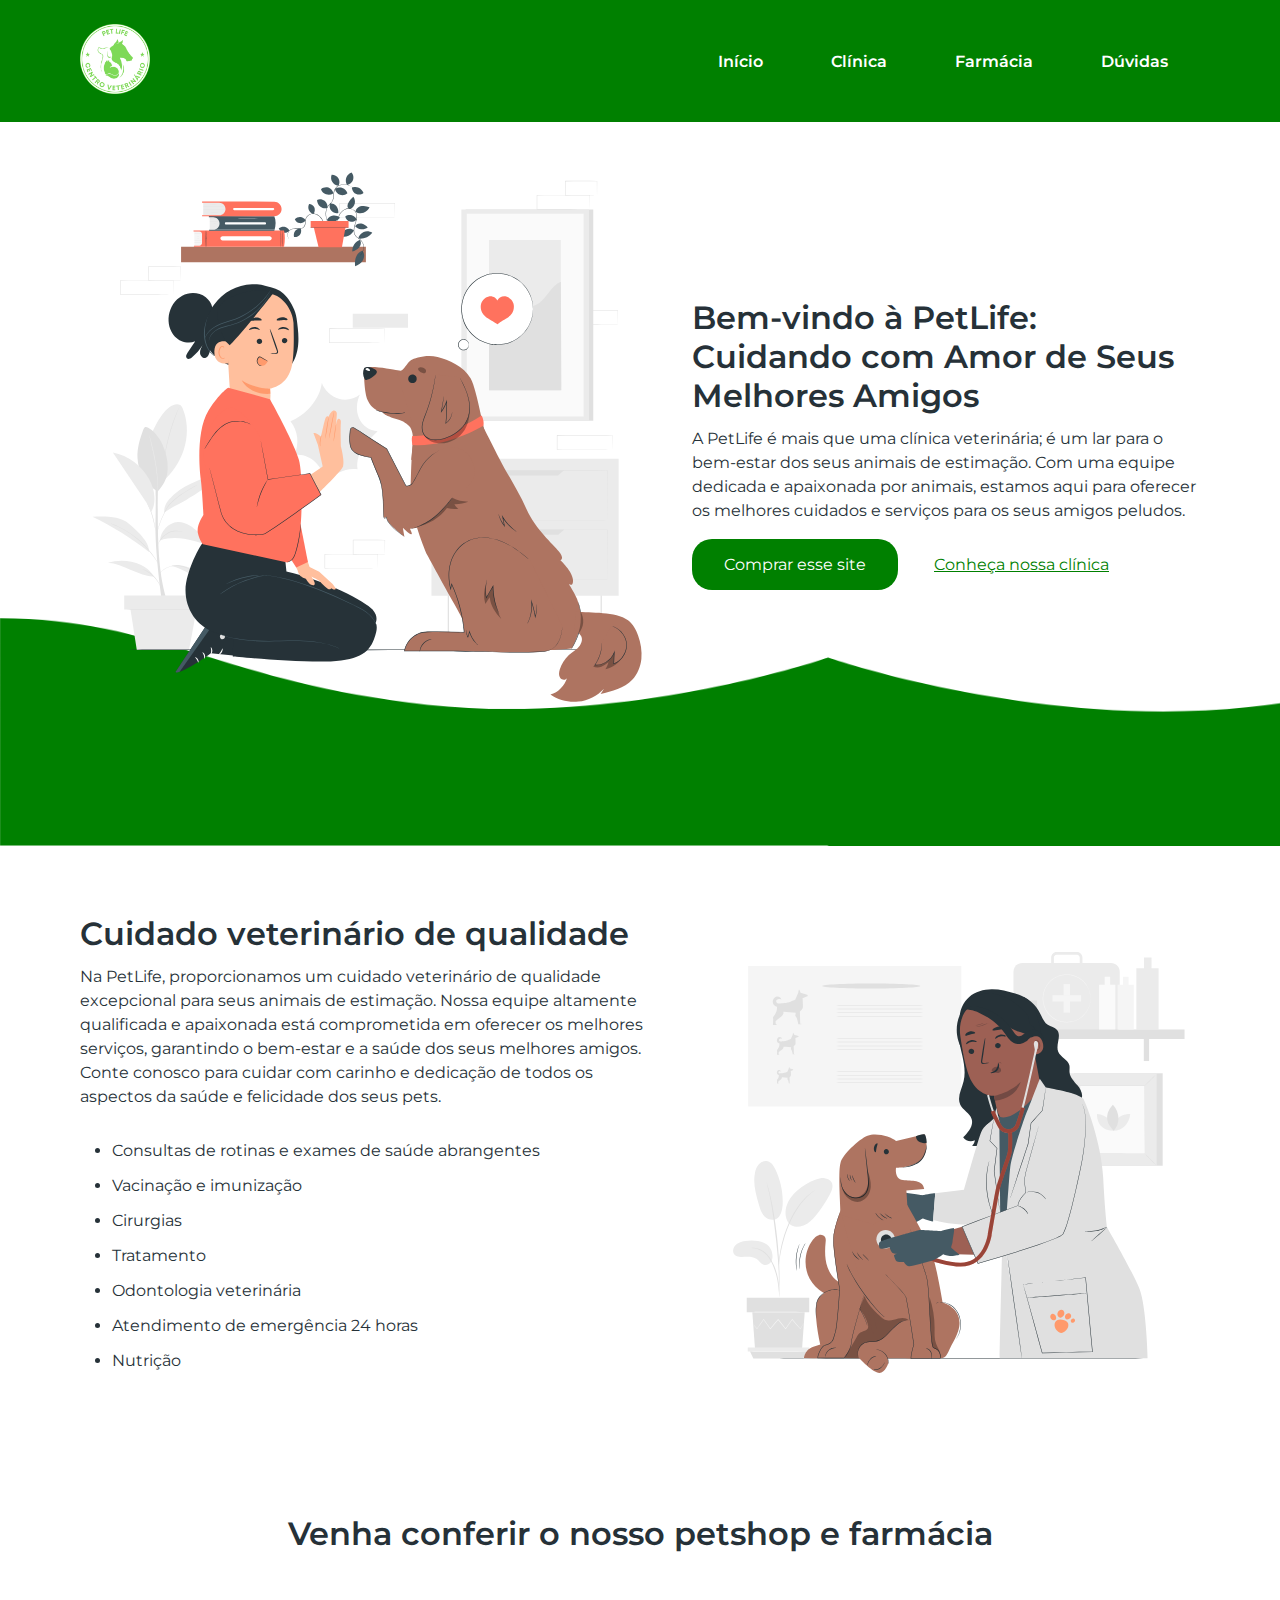
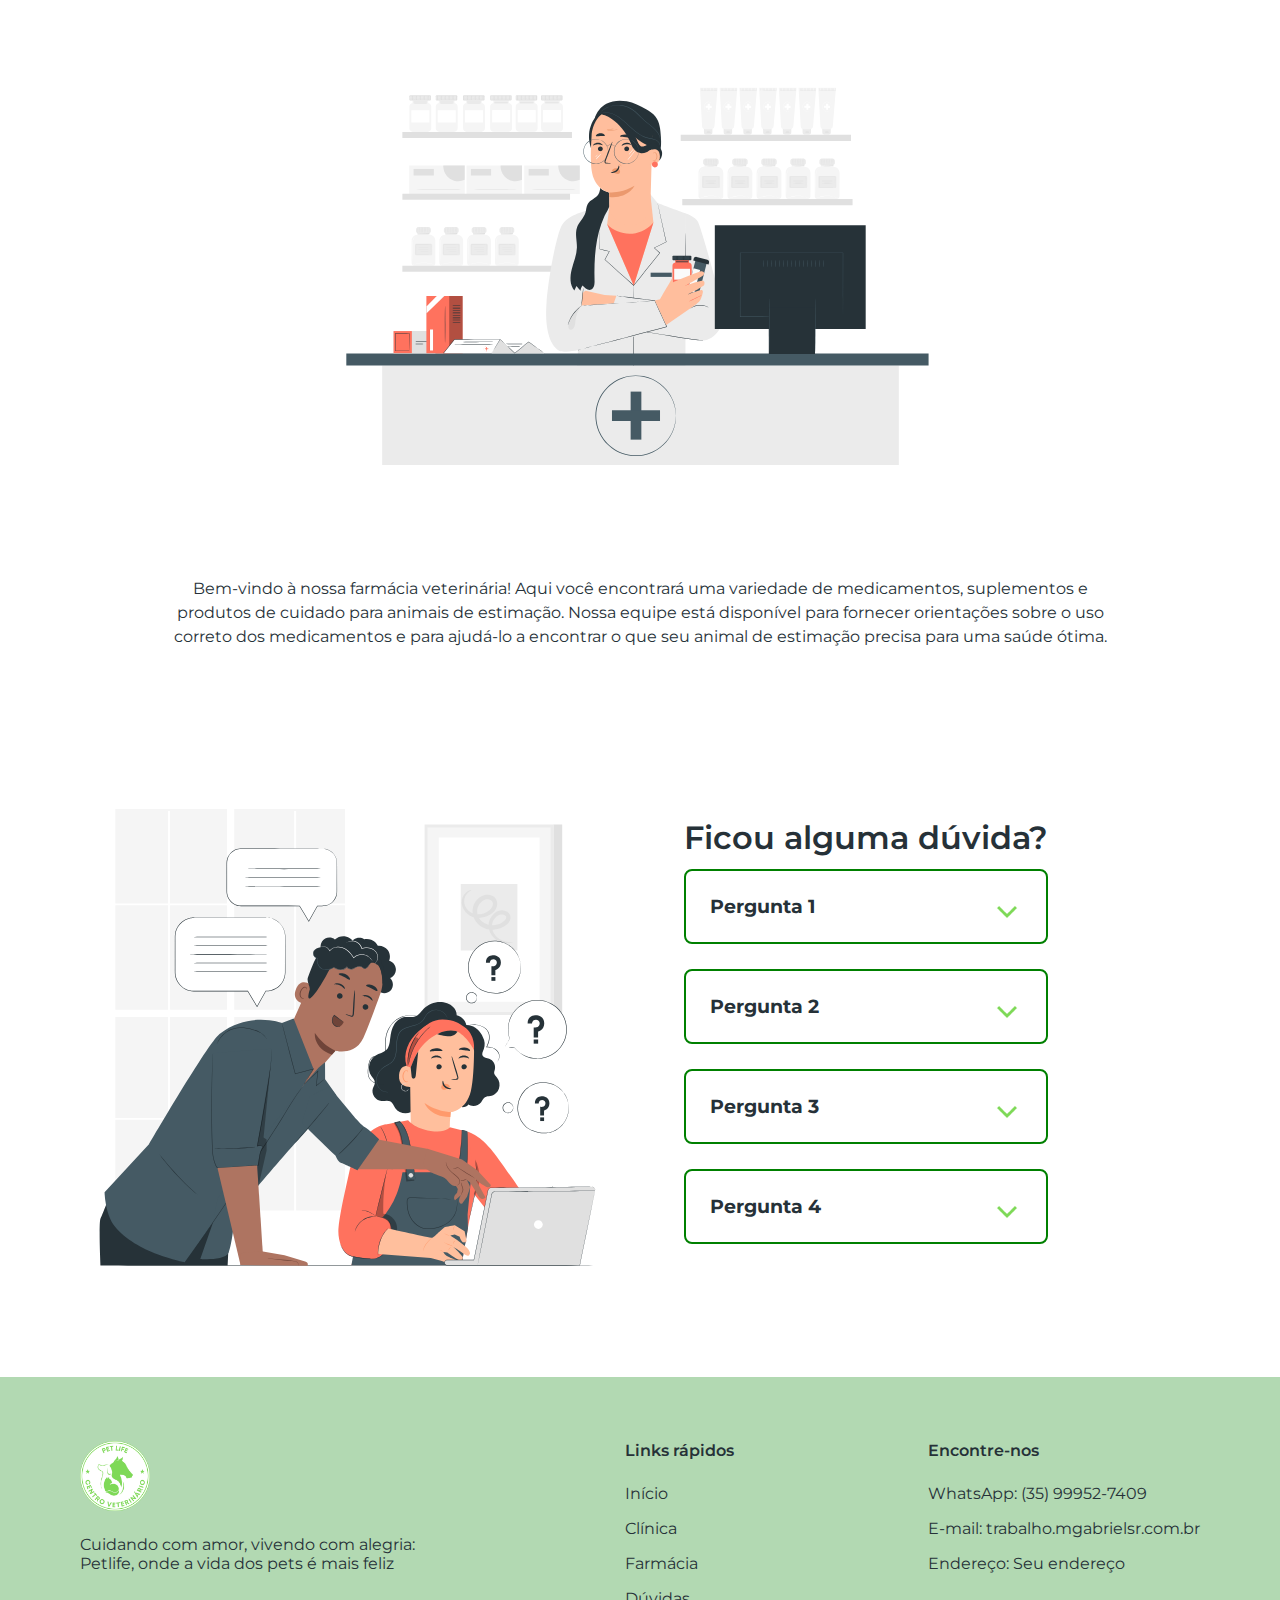
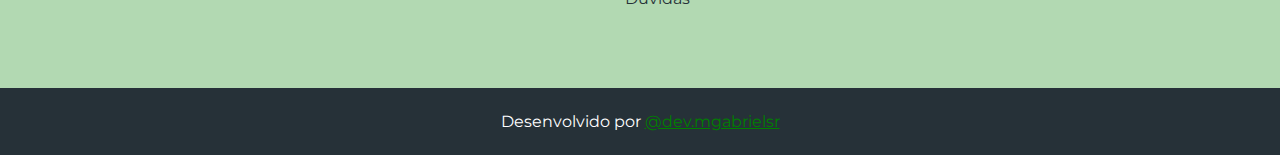
<file: index.html>
<!DOCTYPE html>
<html lang="pt-br">
    <head>
        <meta charset="UTF-8">
        <meta name="viewport" content="width=device-width, initial-scale=1.0">
        <link rel="icon" href="/img/logo-org.png" type="image/png" sizes="32x32">
        <link rel="stylesheet" href="/style.css">
        <link rel="preconnect" href="https://fonts.googleapis.com">
        <link rel="preconnect" href="https://fonts.gstatic.com" crossorigin>
        <link href="https://fonts.googleapis.com/css2?family=Montserrat:ital,wght@0,100..900;1,100..900&display=swap" 
        rel="stylesheet">
        <meta name="description" content="Garanta uma vida longa e cheia de alegria para o seu melhor amigo">
        <title>PetLife</title>
    </head>

    <body>
        <header>
            <a href="#inicio">
                <img src="/img/logo-org.png" alt="PetLife" width="70" height="70">
            </a>

            <nav>
                <a href="#inicio">Início</a>
                <a href="#clinica">Clínica</a>
                <a href="#farmacia">Farmácia</a>
                <a href="#duvidas">Dúvidas</a>
            </nav>
        </header>
        
        <main>
            <section id="inicio">
                <img src="/img/start-img.svg" alt="Imagem principal" width="580" height="580">
                <div>
                    <h1>Bem-vindo à PetLife: Cuidando com Amor de Seus Melhores Amigos</h1>
                    <p class="paragrafo">A PetLife é mais que uma clínica veterinária; é um lar para o bem-estar dos seus animais de estimação. Com uma equipe dedicada e apaixonada por animais, estamos aqui para oferecer os melhores cuidados e serviços para os seus amigos peludos.</p>
                    <a class="botao" href="https://wa.me/5535999527409?text=Ol%C3%A1%2C%20tenho%20interesse%20em%20criar%20um%20site%20semelhante%20ao%20do%20*Petlife*.%20Poderia%20me%20enviar%20um%20or%C3%A7amento%3F" target="_blank">Comprar esse site</a>
                    <a class="botao-transparente" href="#clinica">Conheça nossa clínica</a>
                </div>

                <img class="absolute" src="/img/shape.verde.png" alt="">
            </section>

            <section id="clinica">
                <div>
                    <h2>Cuidado veterinário de qualidade</h2>
                    <p class="paragrafo">Na PetLife, proporcionamos um cuidado veterinário de qualidade excepcional para seus animais de estimação. Nossa equipe altamente qualificada e apaixonada está comprometida em oferecer os melhores serviços, garantindo o bem-estar e a saúde dos seus melhores amigos. Conte conosco para cuidar com carinho e dedicação de todos os aspectos da saúde e felicidade dos seus pets.</p>
                    <ul>
                        <li>Consultas de rotinas e exames de saúde abrangentes </li>
                        <li>Vacinação e imunização </li>
                        <li>Cirurgias </li>
                        <li>Tratamento </li>
                        <li>Odontologia veterinária </li>
                        <li>Atendimento de emergência 24 horas</li>
                        <li>Nutrição</li>
                    </ul>
                </div>
                <img src="/img/clinic-img.svg" alt="" width="480" height="480" loading="lazy">
            </section>

            <section id="farmacia">
                <div>
                    <h2>Venha conferir o nosso petshop e farmácia</h2>
                    <img src="/img/shop-img.svg" alt="" width="645" height="480" loading="lazy">
                    <p class="paragrafo">Bem-vindo à nossa farmácia veterinária! Aqui você encontrará uma variedade de medicamentos, suplementos e produtos de cuidado para animais de estimação. Nossa equipe está disponível para fornecer orientações sobre o uso correto dos medicamentos e para ajudá-lo a encontrar o que seu animal de estimação precisa para uma saúde ótima.</p>
                </div>
            </section>

            <section id="duvidas">
                <img class="principal" src="/img/faq-img.svg" alt="" width="540" height="540" loading="lazy">

                <div>
                    <h2>Ficou alguma dúvida?</h2>

                    <div class="duvida">
                        <h3>Pergunta 1</h3>
                        <img src="/img/img-seta-verde.png" alt="" width="50" height="50">
                        <p class="paragrafo">Resposta</p>
                    </div>

                    <div class="duvida">
                        <h3>Pergunta 2</h3>
                        <img src="/img/img-seta-verde.png" alt="" width="50" height="50">
                        <p class="paragrafo">Resposta</p>
                    </div>

                    <div class="duvida">
                        <h3>Pergunta 3</h3>
                        <img src="/img/img-seta-verde.png" alt="" width="50" height="50">
                        <p class="paragrafo">Resposta</p>
                    </div>

                    <div class="duvida">
                        <h3>Pergunta 4</h3>
                        <img src="/img/img-seta-verde.png" alt="" width="50" height="50">
                        <p class="paragrafo">Resposta</p>
                    </div>

                </div>
            </section>

        </main>
        <footer>
            <div>
                <a href="#inicio">
                    <img src="/img/logo-org.png" alt="PetLife" width="70" height="70">
                </a>
                <p>Cuidando com amor, vivendo com alegria: Petlife, onde a vida dos pets é mais feliz</p>
            </div>

            <div>
                <strong class="titulo">Links rápidos</strong>
                <nav>
                    <a href="#inicio">Início</a>
                    <a href="#clinica">Clínica</a>
                    <a href="#farmacia">Farmácia</a>
                    <a href="#duvidas">Dúvidas</a>
                </nav>
            </div>

            <div>
                <strong class="titulo">Encontre-nos</strong>
                <p>WhatsApp: <a href="https://wa.me/5535999527409?text=Ol%C3%A1%2C%20tenho%20interesse%20em%20criar%20um%20site%20semelhante%20ao%20do%20*Petlife*.%20Poderia%20me%20enviar%20um%20or%C3%A7amento%3F" target="_blank">(35) 99952-7409</a></p>
                <p>E-mail: <a href="mailto:trabalho.mgabrielsr@gmail.com">trabalho.mgabrielsr.com.br</a></p>
                <p>Endereço: Seu endereço</p>
            </div>
        </footer>

        <div id="copyright">
            Desenvolvido por <a href="https://www.instagram.com/dev.mgabrielsr/" target="_blank">@dev.mgabrielsr</a>
        </div>

        <script src="/script.js"></script>
    </body>

    </html>
</file>
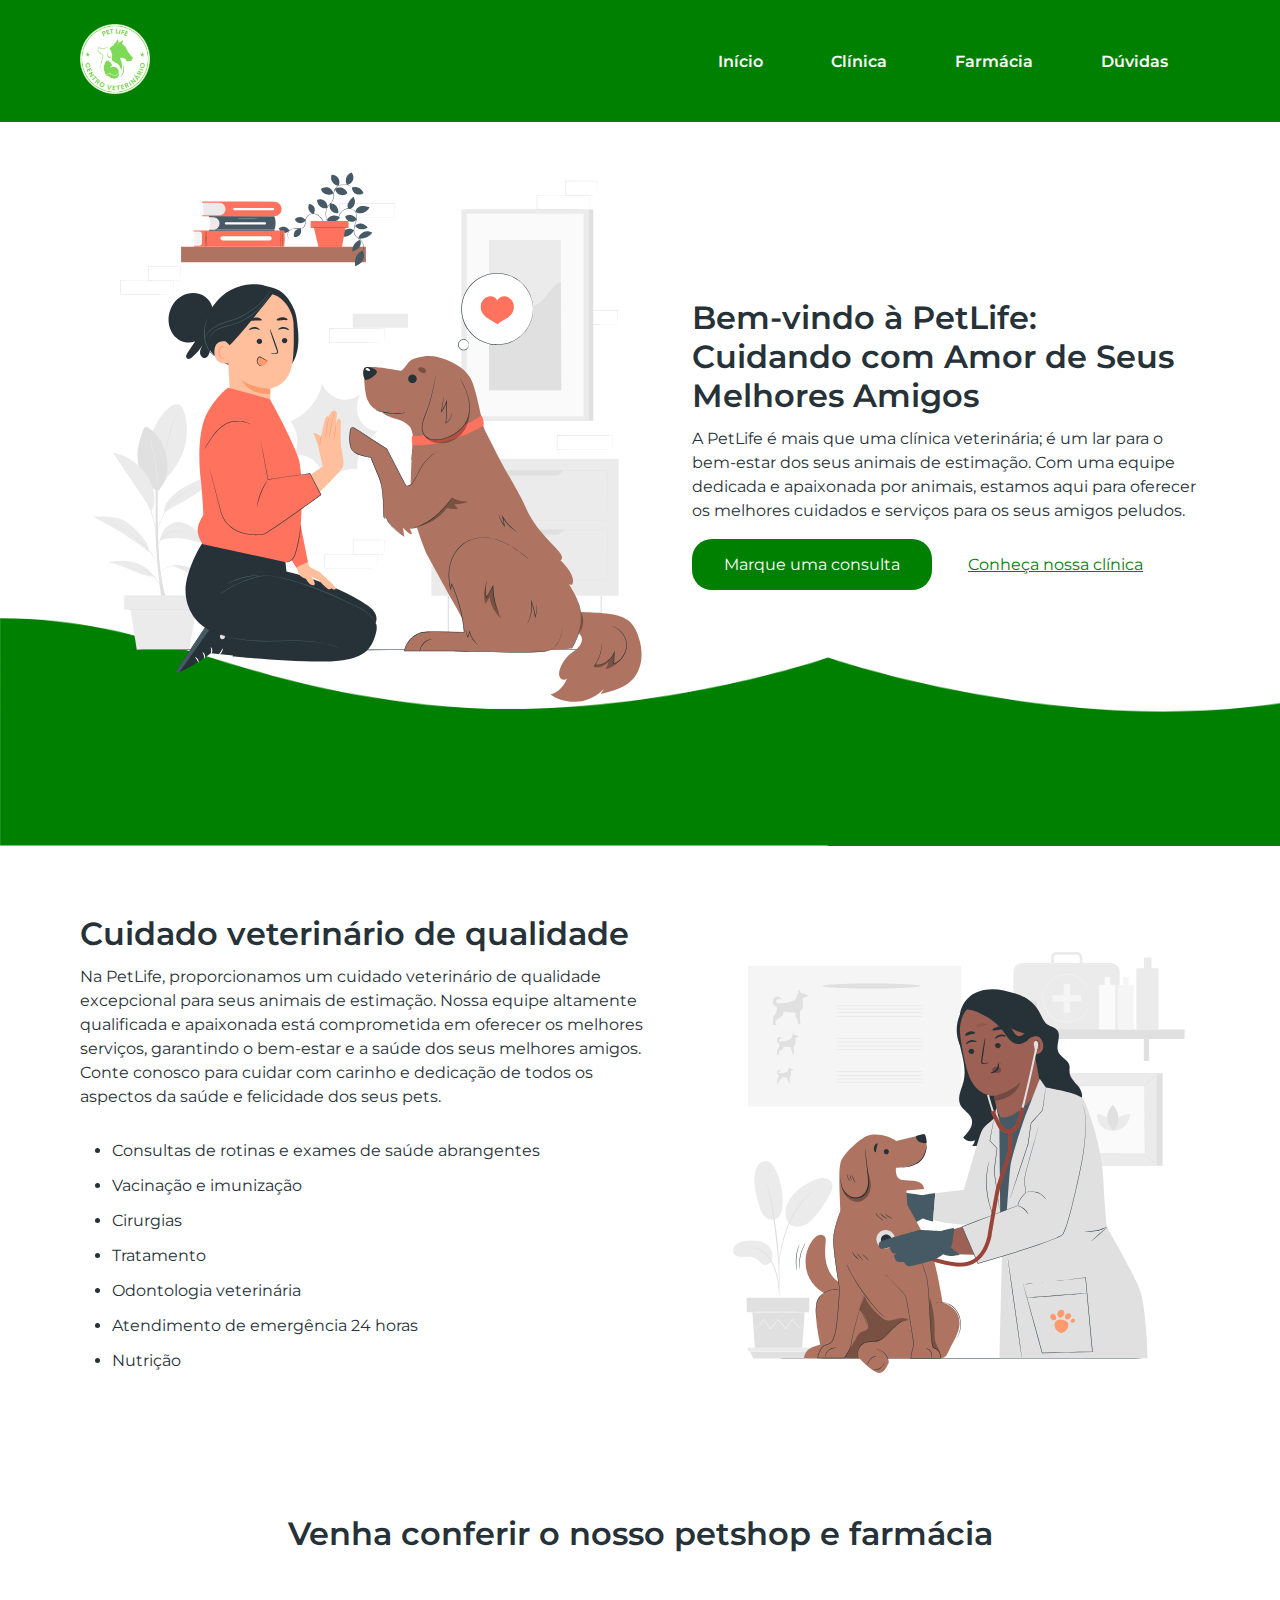
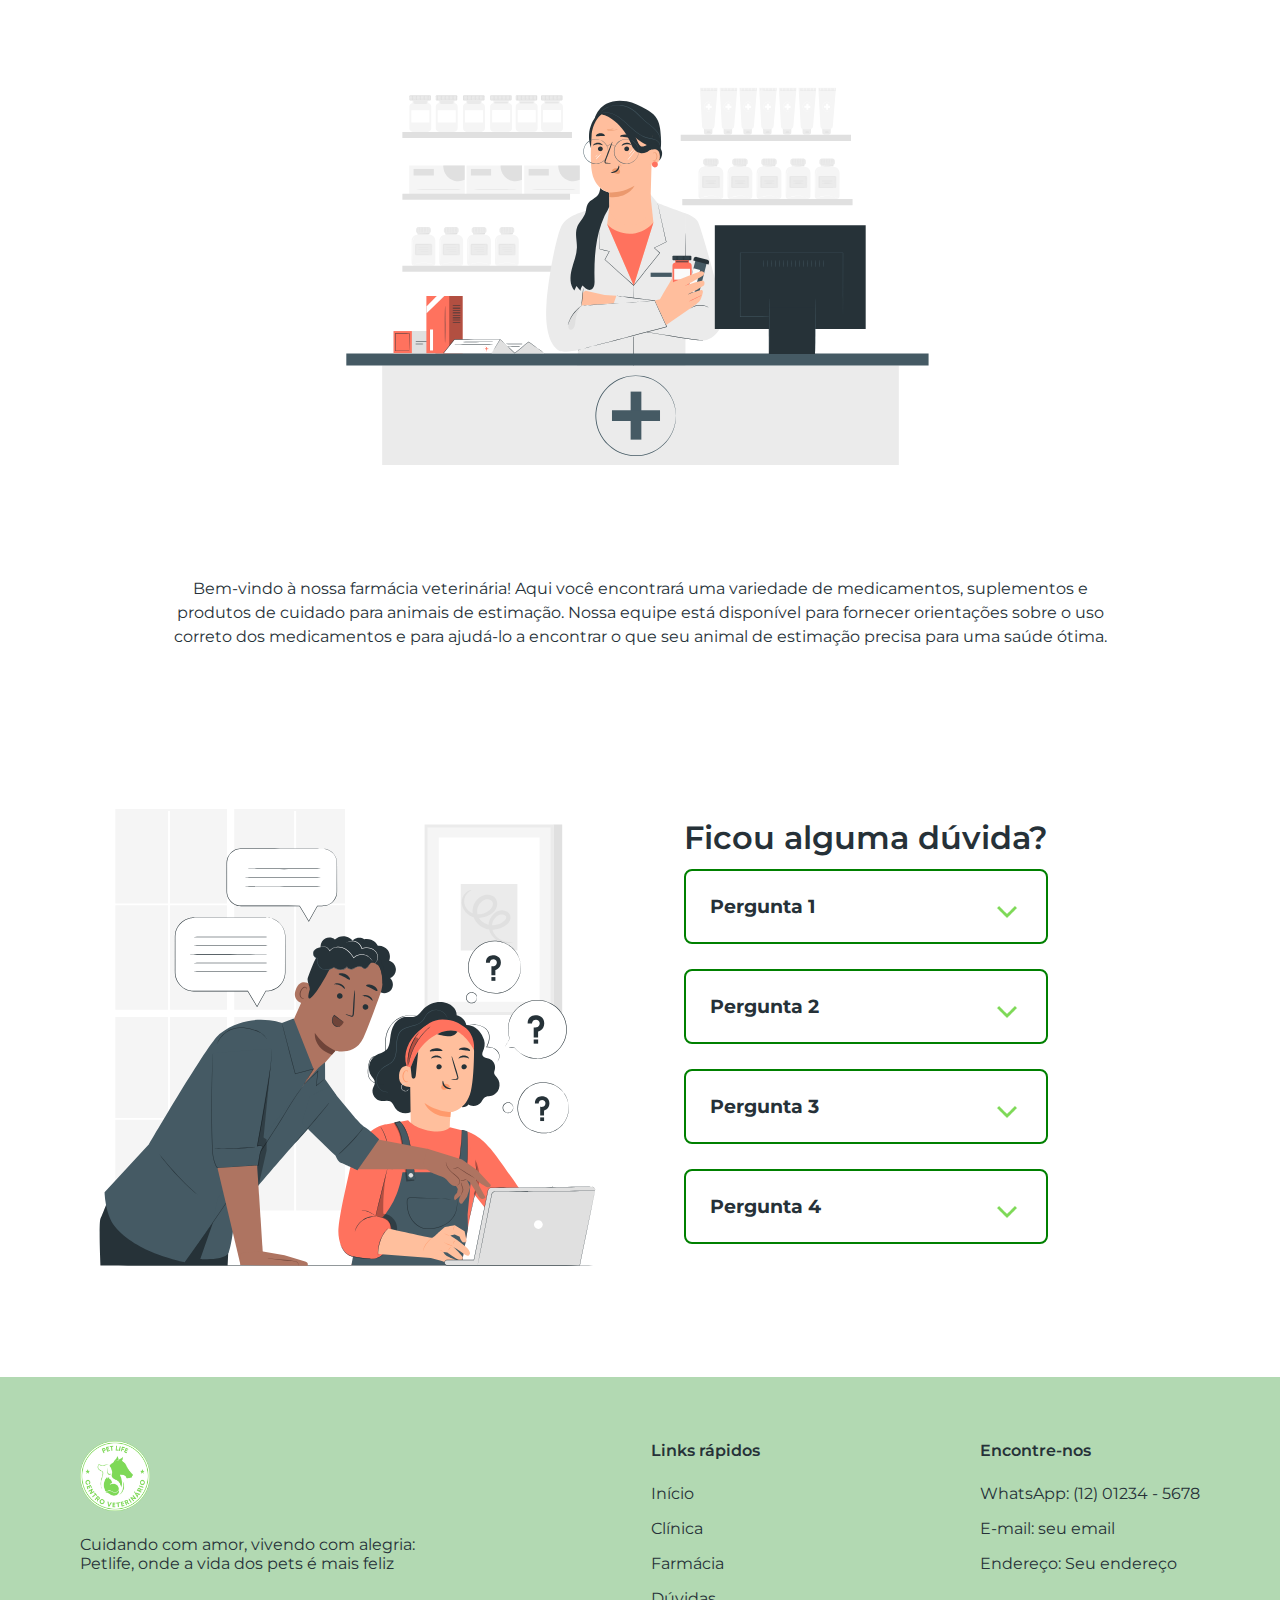
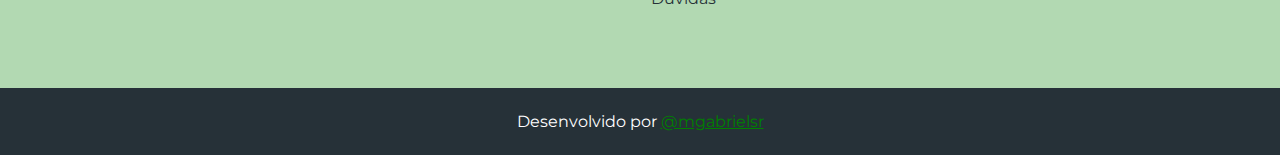
<file: index/index.html>
<!DOCTYPE html>
<html lang="pt-br">
    <head>
        <meta charset="UTF-8">
        <meta name="viewport" content="width=device-width, initial-scale=1.0">
        <link rel="icon" href="/img/logo-org.png" type="image/png" sizes="32x32">
        <link rel="stylesheet" href="/css/style.css">
        <link rel="preconnect" href="https://fonts.googleapis.com">
        <link rel="preconnect" href="https://fonts.gstatic.com" crossorigin>
        <link href="https://fonts.googleapis.com/css2?family=Montserrat:ital,wght@0,100..900;1,100..900&display=swap" 
        rel="stylesheet">
        <meta name="description" content="Garanta uma vida longa e cheia de alegria para o seu melhor amigo">
        <title>PetLife</title>
    </head>

    <body>
        <header>
            <a href="/index/index.html">
                <img src="/img/logo-org.png" alt="PetLife" width="70" height="70">
            </a>

            <nav>
                <a href="#inicio">Início</a>
                <a href="#clinica">Clínica</a>
                <a href="#farmacia">Farmácia</a>
                <a href="#duvidas">Dúvidas</a>
            </nav>
        </header>
        
        <main>
            <section id="inicio">
                <img src="/img/start-img.svg" alt="Imagem principal" width="580" height="580">
                <div>
                    <h1>Bem-vindo à PetLife: Cuidando com Amor de Seus Melhores Amigos</h1>
                    <p class="paragrafo">A PetLife é mais que uma clínica veterinária; é um lar para o bem-estar dos seus animais de estimação. Com uma equipe dedicada e apaixonada por animais, estamos aqui para oferecer os melhores cuidados e serviços para os seus amigos peludos.</p>
                    <a class="botao" href="//wa.me/5535999527409" target="_blank">Marque uma consulta</a>
                    <a class="botao-transparente" href="#clinica">Conheça nossa clínica</a>
                </div>

                <img class="absolute" src="/img/shape.verde.png" alt="">
            </section>

            <section id="clinica">
                <div>
                    <h2>Cuidado veterinário de qualidade</h2>
                    <p class="paragrafo">Na PetLife, proporcionamos um cuidado veterinário de qualidade excepcional para seus animais de estimação. Nossa equipe altamente qualificada e apaixonada está comprometida em oferecer os melhores serviços, garantindo o bem-estar e a saúde dos seus melhores amigos. Conte conosco para cuidar com carinho e dedicação de todos os aspectos da saúde e felicidade dos seus pets.</p>
                    <ul>
                        <li>Consultas de rotinas e exames de saúde abrangentes </li>
                        <li>Vacinação e imunização </li>
                        <li>Cirurgias </li>
                        <li>Tratamento </li>
                        <li>Odontologia veterinária </li>
                        <li>Atendimento de emergência 24 horas</li>
                        <li>Nutrição</li>
                    </ul>
                </div>
                <img src="/img/clinic-img.svg" alt="" width="480" height="480" loading="lazy">
            </section>

            <section id="farmacia">
                <div>
                    <h2>Venha conferir o nosso petshop e farmácia</h2>
                    <img src="/img/shop-img.svg" alt="" width="645" height="480" loading="lazy">
                    <p class="paragrafo">Bem-vindo à nossa farmácia veterinária! Aqui você encontrará uma variedade de medicamentos, suplementos e produtos de cuidado para animais de estimação. Nossa equipe está disponível para fornecer orientações sobre o uso correto dos medicamentos e para ajudá-lo a encontrar o que seu animal de estimação precisa para uma saúde ótima.</p>
                </div>
            </section>

            <section id="duvidas">
                <img src="/img/faq-img.svg" alt="" width="540" height="540" loading="lazy">

                <div>
                    <h2>Ficou alguma dúvida?</h2>

                    <div class="duvida">
                        <h3>Pergunta 1</h3>
                        <img src="/img/img-seta-verde.png" alt="" width="50" height="50">
                        <p class="paragrafo">Resposta</p>
                    </div>

                    <div class="duvida">
                        <h3>Pergunta 2</h3>
                        <img src="/img/img-seta-verde.png" alt="" width="50" height="50">
                        <p class="paragrafo">Resposta</p>
                    </div>

                    <div class="duvida">
                        <h3>Pergunta 3</h3>
                        <img src="/img/img-seta-verde.png" alt="" width="50" height="50">
                        <p class="paragrafo">Resposta</p>
                    </div>

                    <div class="duvida">
                        <h3>Pergunta 4</h3>
                        <img src="/img/img-seta-verde.png" alt="" width="50" height="50">
                        <p class="paragrafo">Resposta</p>
                    </div>

                </div>
            </section>

        </main>
        <footer>
            <div>
                <a href="/index/index.html">
                    <img src="/img/logo-org.png" alt="PetLife" width="70" height="70">
                </a>
                <p>Cuidando com amor, vivendo com alegria: Petlife, onde a vida dos pets é mais feliz</p>
            </div>

            <div>
                <strong class="titulo">Links rápidos</strong>
                <nav>
                    <a href="#inicio">Início</a>
                    <a href="#clinica">Clínica</a>
                    <a href="#farmacia">Farmácia</a>
                    <a href="#duvidas">Dúvidas</a>
                </nav>
            </div>

            <div>
                <strong class="titulo">Encontre-nos</strong>
                <p>WhatsApp: <a href="link whatsapp" target="_blank">(12) 01234 - 5678</a></p>
                <p>E-mail: <a href="mailto:email">seu email</a></p>
                <p>Endereço: Seu endereço</p>
            </div>
        </footer>

        <div id="copyright">
            Desenvolvido por <a href="https://github.com/mgabrielsr" target="_blank">@mgabrielsr</a>
        </div>

        <script src="/js/script.js"></script>
    </body>

    </html>
</file>
<file: style.css>
* {
    box-sizing: border-box;
    font-family: 'Montserrat', sans-serif;
    margin: 0;
    padding: 0;
}

body {
    color: #263138;
}

header {
    background-color: green;
    display: flex;
    align-items: center;
    justify-content: space-between;
    padding-left: 80px;
    padding-right: 80px;
    padding-top: 24px;
    padding-bottom: 24px;
}

header nav a {
    color: #FFFFFF;
    font-weight: 600;
    padding: 32px;
    text-decoration: none;
}

#inicio {
    display: flex;
    align-items: center;
    gap: 32px;
    padding: 24px 80px 120px 80px;
    position: relative;
}

h1,
h2 {
    font-weight: 600;
    font-size: 32px;
    margin-bottom: 12px;
}

.paragrafo {
    line-height: 150%;
    margin-bottom: 32px;
}

.botao {
    background-color: green;
    border-radius: 20px;
    color: #FFFFFF;
    padding: 16px 32px;
    text-decoration: none;
}

.botao-transparente {
    background-color: transparent;
    color: #008000;
    padding: 16px 32px;
    text-decoration: underline;
}

.absolute {
    position: absolute;
    bottom: 0;
    left: 0;
    width: 100%;
    z-index: -10;
}

#clinica {
    display: flex;
    align-items: center;
    gap: 64px;
    padding: 64px 80px;
}

#clinica li {
    margin-bottom: 16px;
    margin-left: 32px;
}

#farmacia {
    padding: 60px 80px;
    text-align: center;
}

#farmacia img {
    margin: 64px auto;
}

#farmacia .paragrafo {
    max-width: 950px;
    margin: 0 auto;
}

#duvidas {
    display: flex;
    align-items: center;
    gap: 64px;
    padding: 64px 80px;
}

.duvida {
    position: relative;
}

.duvida h3 {
    border: 2px solid green;
    border-radius: 8px;
    cursor: pointer;
    padding: 24px;
    margin: 0; /* Adicionado para corrigir o espaço extra entre a borda e o texto */
}

.duvida img {
    position: absolute;
    top: 18px;
    right: 16px;
}

.duvida .paragrafo {
    border-right: 1px solid green;
    border-bottom: 1px solid green;
    border-left: 1px solid green;
    border-radius: 0 0 8px 8px;
    margin-top: -8px;
    padding: 0 24px;
    height: 0;
    opacity: 0;
    overflow: hidden;
    transition: .5s;
}

.duvida.ativa .paragrafo {
    height: fit-content;
    opacity: 1;
    padding: 24px;
}

footer {
    background-color: rgba(0, 128, 0, 0.301);
    display: flex;
    justify-content: space-between;
    gap: 80px;
    padding: 64px 80px;
}

footer img,
footer .titulo {
    display: block;
    font-weight: 600;
    margin-bottom: 24px;
}

footer nav a {
    color: #263138;
    display: block;
    margin-bottom: 16px;
    text-decoration: none;
}

footer p {
    margin-bottom: 16px;
    max-width: 350px;
}

footer p a {
    color: #263138;
    text-decoration: none;
}

#copyright {
    background-color: #263138;
    color: #FFFFFF;
    padding: 24px;
    text-align: center;
}

#copyright a {
    color: green;
}

@media (max-width: 768px) {
    header {
        flex-direction: column; /* Mudança para organizar header em coluna */
        padding-left: 16px; /* Reduzido o padding para dispositivos móveis */
        padding-right: 16px;
        padding-top: 16px;
        padding-bottom: 16px;
    }

    header nav {
        display: flex;
        flex-direction: column;
        align-items: center;
    }

    header nav a {
        padding: 16px;
    }

    #inicio {
        display: flex;
        flex-direction: column;
        align-items: center;
        padding: 24px 80px 120px 80px;
        gap: 32px;
    }

    #inicio img {
        width: 100%;
        height: auto;
    }

    #clinica, #duvidas {
        flex-direction: column;
        padding: 16px;
    }

    #clinica img, #duvidas img {
        width: 100%;
        height: auto;
    }

    #farmacia {
        padding: 32px 16px;
    }

    #farmacia img {
        width: 100%;
        height: auto;
    }

    footer {
        flex-direction: column;
        padding: 32px 16px;
        gap: 32px;
    }

    h1, h2 {
        font-size: 24px;
    }

    .botao, .botao-transparente {
        display:flex;
        padding: 12px 24px;
        justify-content: center;
    }

    .absolute {
        position: absolute;
        z-index: -10;
        bottom: 0;
        left: 0;
        width: 100%;
    }

    #duvidas img {
        width: 42px;
        height: 42px; 
    }
    
    #duvidas img.principal {
        width: 100%;
        height: auto;
        max-width: 600px;
    }
    
}
</file>
<file: css/style.css>
* {
    box-sizing: border-box;
    font-family: 'Montserrat', sans-serif;
    margin: 0;
    padding: 0;
}

body {
    color: #263138;
}

header {
    background-color: green;
    display: flex;
    align-items: center;
    justify-content: space-between;
    padding-left: 80px;
    padding-right: 80px;
    padding-top: 24px;
    padding-bottom: 24px;
}

header nav a {
    color: #FFFFFF;
    font-weight: 600;
    padding: 32px;
    text-decoration: none;
}

#inicio {
    display: flex;
    align-items: center;
    gap: 32px;
    padding: 24px 80px 120px 80px;
    position: relative;
}

h1,
h2 {
    font-weight: 600;
    font-size: 32px;
    margin-bottom: 12px;
}

.paragrafo {
    line-height: 150%;
    margin-bottom: 32px;
}

.botao {
    background-color: green;
    border-radius: 20px;
    color: #FFFFFF;
    padding: 16px 32px;
    text-decoration: none;
}

.botao-transparente {
    background-color: transparent;
    color: #008000;
    padding: 16px 32px;
    text-decoration: underline;
}

.absolute {
    position: absolute;
    bottom: 0;
    left: 0;
    width: 100%;
    z-index: -10;
}

#clinica {
    display: flex;
    align-items: center;
    gap: 64px;
    padding: 64px 80px;
}

#clinica li {
    margin-bottom: 16px;
    margin-left: 32px;
}

#farmacia {
    padding: 60px 80px;
    text-align: center;
}

#farmacia img {
    margin: 64px auto;
}

#farmacia .paragrafo {
    max-width: 950px;
    margin: 0 auto;
}

#duvidas {
    display: flex;
    align-items: center;
    gap: 64px;
    padding: 64px 80px;
}

.duvida {
    position: relative;
}

.duvida h3 {
    border: 2px solid green;
    border-radius: 8px;
    cursor: pointer;
    padding: 24px;
    margin: 0; /* Adicionado para corrigir o espaço extra entre a borda e o texto */
}

.duvida img {
    position: absolute;
    top: 18px;
    right: 16px;
}

.duvida .paragrafo {
    border-right: 1px solid green;
    border-bottom: 1px solid green;
    border-left: 1px solid green;
    border-radius: 0 0 8px 8px;
    margin-top: -8px;
    padding: 0 24px;
    height: 0;
    opacity: 0;
    overflow: hidden;
    transition: .5s;
}

.duvida.ativa .paragrafo {
    height: fit-content;
    opacity: 1;
    padding: 24px;
}

footer {
    background-color: rgba(0, 128, 0, 0.301);
    display: flex;
    justify-content: space-between;
    gap: 80px;
    padding: 64px 80px;
}

footer img,
footer .titulo {
    display: block;
    font-weight: 600;
    margin-bottom: 24px;
}

footer nav a {
    color: #263138;
    display: block;
    margin-bottom: 16px;
    text-decoration: none;
}

footer p {
    margin-bottom: 16px;
    max-width: 350px;
}

footer p a {
    color: #263138;
    text-decoration: none;
}

#copyright {
    background-color: #263138;
    color: #FFFFFF;
    padding: 24px;
    text-align: center;
}

#copyright a {
    color: green;
}
</file>
